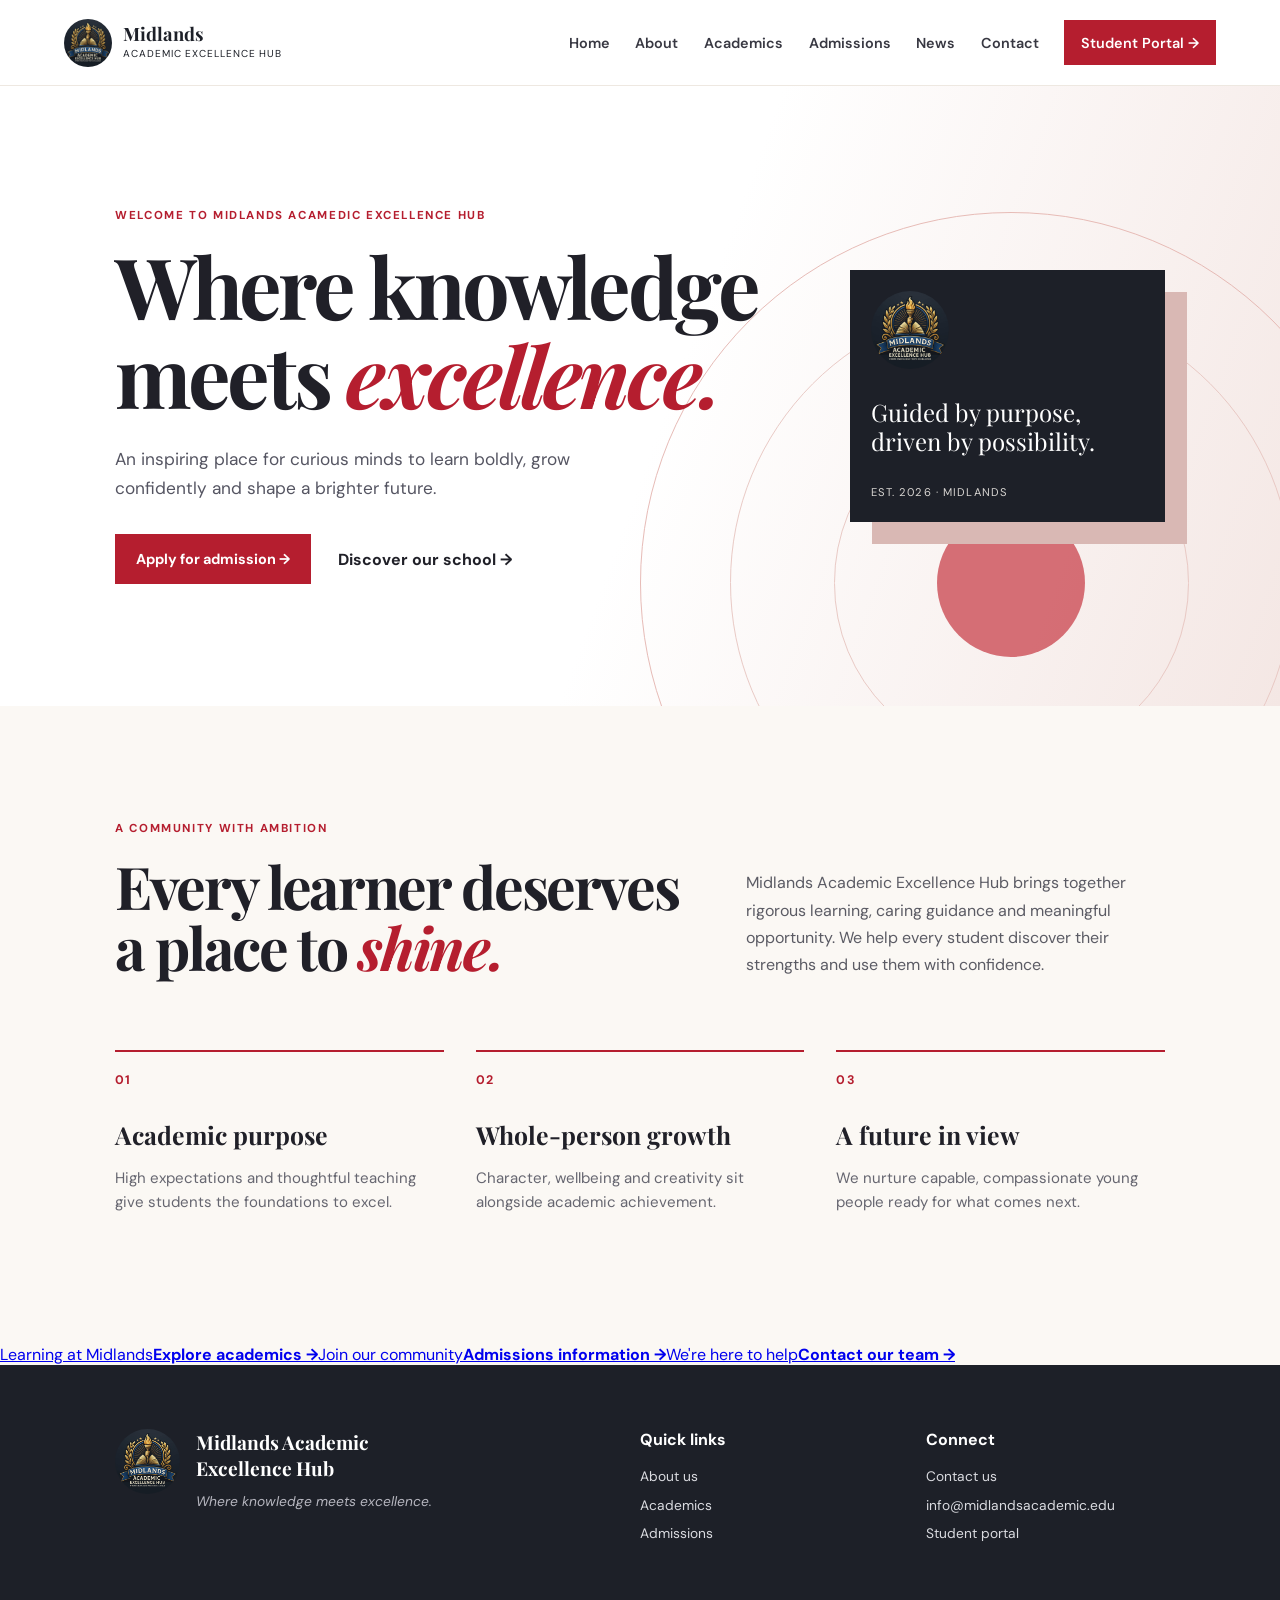
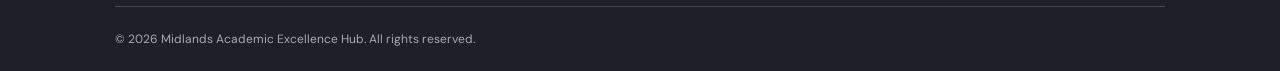
<file: index.html>
<!doctype html>
<html lang="en">

<head>
    <meta charset="UTF-8">
    <meta name="viewport" content="width=device-width,initial-scale=1.0">
    <meta name="description" content="Midlands Academic Excellence Hub — Where knowledge meets excellence.">
    <title>Midlands Academic Excellence Hub</title>
    <link rel="preconnect" href="https://fonts.googleapis.com">
    <link rel="preconnect" href="https://fonts.gstatic.com" crossorigin>
    <link
        href="https://fonts.googleapis.com/css2?family=DM+Sans:wght@400;500;600;700&family=Playfair+Display:wght@600;700;800&display=swap"
        rel="stylesheet">
    <link rel="stylesheet" href="styles.css">
</head>

<body><a class="skip-link" href="#main">Skip to content</a>
    <header class="site-header"><a class="brand" href="index.html"><img src="assets/midlands-logo.jpg"
                alt="Midlands Academic Excellence Hub logo"><span><strong>Midlands</strong><small>Academic Excellence
                    Hub</small></span></a><button class="menu-toggle" aria-expanded="false"
            aria-controls="site-nav">Menu</button>
        <nav id="site-nav" aria-label="Main navigation"><a class="active" href="index.html">Home</a><a
                href="about.html">About</a><a href="academics.html">Academics</a><a
                href="admissions.html">Admissions</a><a href="news.html">News</a><a href="contact.html">Contact</a><a
                class="portal-link" href="portal.html">Student Portal →</a></nav>
    </header>
    <main id="main">
        <section class="hero">
            <div class="hero-copy">
                <p class="eyebrow">Welcome to Midlands Acamedic excellence Hub</p>
                <h1>Where knowledge<br>meets <em>excellence.</em></h1>
                <p class="lead">An inspiring place for curious minds to learn boldly, grow confidently and shape a
                    brighter future.</p>
                <div class="actions"><a class="button button-primary" href="admissions.html">Apply for admission →</a><a
                        class="text-link" href="about.html">Discover our school →</a></div>
            </div>
            <aside class="hero-card"><img src="assets/midlands-logo.jpg" alt="">
                <p>Guided by purpose,<br>driven by possibility.</p><span>Est. 2026 · Midlands</span>
            </aside>
            <div class="hero-art" aria-hidden="true">
                <div></div>
                <div></div>
                <div></div>
            </div>
        </section>
        <section class="intro section">
            <p class="eyebrow">A community with ambition</p>
            <div class="split-heading">
                <h2>Every learner deserves a place to <em>shine.</em></h2>
                <p>Midlands Academic Excellence Hub brings together rigorous learning, caring guidance and meaningful
                    opportunity. We help every student discover their strengths and use them with confidence.</p>
            </div>
            <div class="values">
                <article><span class="number">01</span>
                    <h3>Academic purpose</h3>
                    <p>High expectations and thoughtful teaching give students the foundations to excel.</p>
                </article>
                <article><span class="number">02</span>
                    <h3>Whole-person growth</h3>
                    <p>Character, wellbeing and creativity sit alongside academic achievement.</p>
                </article>
                <article><span class="number">03</span>
                    <h3>A future in view</h3>
                    <p>We nurture capable, compassionate young people ready for what comes next.</p>
                </article>
            </div>
        </section>
        <section class="home-links"><a href="academics.html"><span>Learning at Midlands</span><strong>Explore academics
                    →</strong></a><a href="admissions.html"><span>Join our community</span><strong>Admissions
                    information →</strong></a><a href="contact.html"><span>We're here to help</span><strong>Contact our
                    team →</strong></a></section>
    </main>
    <footer>
        <div class="footer-brand"><img src="assets/midlands-logo.jpg" alt="">
            <p><strong>Midlands Academic<br>Excellence Hub</strong><span>Where knowledge meets excellence.</span></p>
        </div>
        <div>
            <p class="footer-title">Quick links</p><a href="about.html">About us</a><a
                href="academics.html">Academics</a><a href="admissions.html">Admissions</a>
        </div>
        <div>
            <p class="footer-title">Connect</p><a href="contact.html">Contact us</a><a
                href="mailto:info@midlandsacademic.edu">info@midlandsacademic.edu</a><a href="portal.html">Student
                portal</a>
        </div>
        <p class="copyright">© 2026 Midlands Academic Excellence Hub. All rights reserved.</p>
    </footer>
    <script src="script.js"></script>
</body>

</html>
</file>
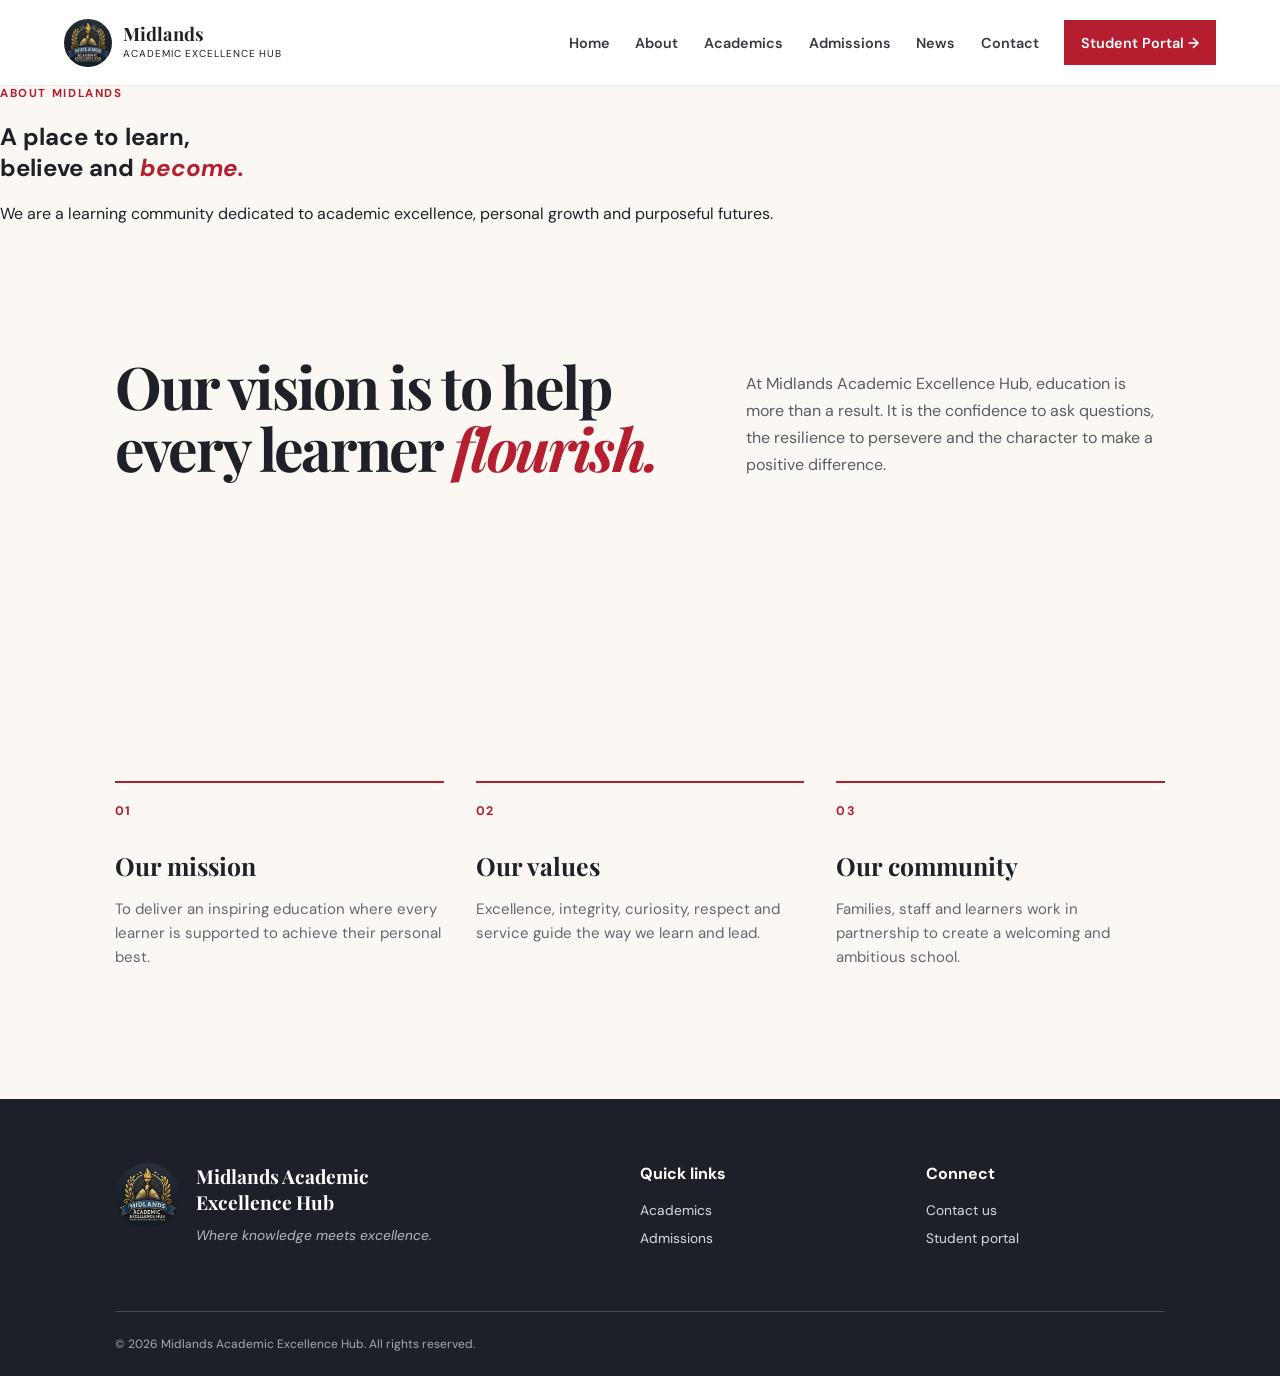
<file: about.html>
<!doctype html>
<html lang="en">

<head>
    <meta charset="UTF-8">
    <meta name="viewport" content="width=device-width,initial-scale=1.0">
    <title>About Us | Midlands Academic Excellence Hub</title>
    <link rel="preconnect" href="https://fonts.googleapis.com">
    <link rel="preconnect" href="https://fonts.gstatic.com" crossorigin>
    <link
        href="https://fonts.googleapis.com/css2?family=DM+Sans:wght@400;500;600;700&family=Playfair+Display:wght@600;700;800&display=swap"
        rel="stylesheet">
    <link rel="stylesheet" href="styles.css">
</head>

<body>
    <header class="site-header"><a class="brand" href="index.html"><img src="assets/midlands-logo.jpg"
                alt="Midlands logo"><span><strong>Midlands</strong><small>Academic Excellence
                    Hub</small></span></a><button class="menu-toggle" aria-expanded="false"
            aria-controls="site-nav">Menu</button>
        <nav id="site-nav"><a href="index.html">Home</a><a class="active" href="about.html">About</a><a
                href="academics.html">Academics</a><a href="admissions.html">Admissions</a><a
                href="news.html">News</a><a href="contact.html">Contact</a><a class="portal-link"
                href="portal.html">Student Portal →</a></nav>
    </header>
    <main>
        <section class="page-hero">
            <p class="eyebrow">About Midlands</p>
            <h1>A place to learn,<br>believe and <em>become.</em></h1>
            <p>We are a learning community dedicated to academic excellence, personal growth and purposeful futures.</p>
        </section>
        <section class="section split-heading">
            <h2>Our vision is to help every learner <em>flourish.</em></h2>
            <p>At Midlands Academic Excellence Hub, education is more than a result. It is the confidence to ask
                questions, the resilience to persevere and the character to make a positive difference.</p>
        </section>
        <section class="section values">
            <article><span class="number">01</span>
                <h3>Our mission</h3>
                <p>To deliver an inspiring education where every learner is supported to achieve their personal best.
                </p>
            </article>
            <article><span class="number">02</span>
                <h3>Our values</h3>
                <p>Excellence, integrity, curiosity, respect and service guide the way we learn and lead.</p>
            </article>
            <article><span class="number">03</span>
                <h3>Our community</h3>
                <p>Families, staff and learners work in partnership to create a welcoming and ambitious school.</p>
            </article>
        </section>
    </main>
    <footer>
        <div class="footer-brand"><img src="assets/midlands-logo.jpg" alt="">
            <p><strong>Midlands Academic<br>Excellence Hub</strong><span>Where knowledge meets excellence.</span></p>
        </div>
        <div>
            <p class="footer-title">Quick links</p><a href="academics.html">Academics</a><a
                href="admissions.html">Admissions</a>
        </div>
        <div>
            <p class="footer-title">Connect</p><a href="contact.html">Contact us</a><a href="portal.html">Student
                portal</a>
        </div>
        <p class="copyright">© 2026 Midlands Academic Excellence Hub. All rights reserved.</p>
    </footer>
    <script src="script.js"></script>
</body>

</html>
</file>
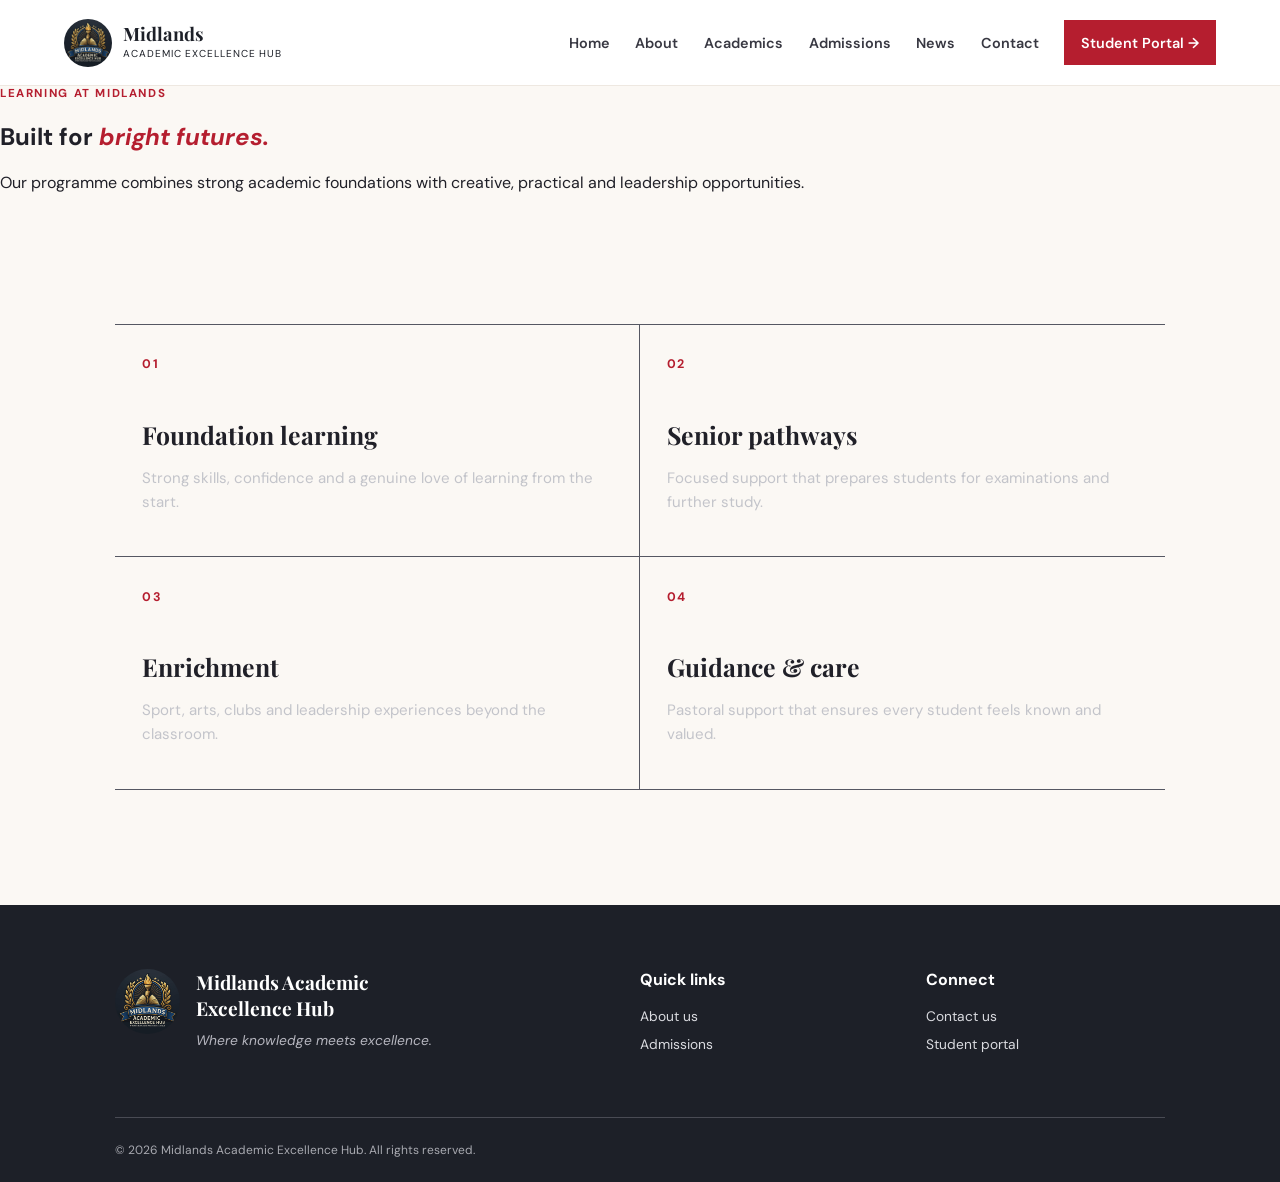
<file: academics.html>
<!doctype html>
<html lang="en">

<head>
    <meta charset="UTF-8">
    <meta name="viewport" content="width=device-width,initial-scale=1.0">
    <title>Academics | Midlands Academic Excellence Hub</title>
    <link rel="preconnect" href="https://fonts.googleapis.com">
    <link rel="preconnect" href="https://fonts.gstatic.com" crossorigin>
    <link
        href="https://fonts.googleapis.com/css2?family=DM+Sans:wght@400;500;600;700&family=Playfair+Display:wght@600;700;800&display=swap"
        rel="stylesheet">
    <link rel="stylesheet" href="styles.css">
</head>

<body>
    <header class="site-header"><a class="brand" href="index.html"><img src="assets/midlands-logo.jpg"
                alt="Midlands logo"><span><strong>Midlands</strong><small>Academic Excellence
                    Hub</small></span></a><button class="menu-toggle" aria-expanded="false"
            aria-controls="site-nav">Menu</button>
        <nav id="site-nav"><a href="index.html">Home</a><a href="about.html">About</a><a class="active"
                href="academics.html">Academics</a><a href="admissions.html">Admissions</a><a
                href="news.html">News</a><a href="contact.html">Contact</a><a class="portal-link"
                href="portal.html">Student Portal →</a></nav>
    </header>
    <main>
        <section class="page-hero dark">
            <p class="eyebrow">Learning at Midlands</p>
            <h1>Built for <em>bright futures.</em></h1>
            <p>Our programme combines strong academic foundations with creative, practical and leadership opportunities.
            </p>
        </section>
        <section class="section">
            <div class="programme-grid light-grid">
                <article><span>01</span>
                    <h3>Foundation learning</h3>
                    <p>Strong skills, confidence and a genuine love of learning from the start.</p>
                </article>
                <article><span>02</span>
                    <h3>Senior pathways</h3>
                    <p>Focused support that prepares students for examinations and further study.</p>
                </article>
                <article><span>03</span>
                    <h3>Enrichment</h3>
                    <p>Sport, arts, clubs and leadership experiences beyond the classroom.</p>
                </article>
                <article><span>04</span>
                    <h3>Guidance & care</h3>
                    <p>Pastoral support that ensures every student feels known and valued.</p>
                </article>
            </div>
        </section>
    </main>
    <footer>
        <div class="footer-brand"><img src="assets/midlands-logo.jpg" alt="">
            <p><strong>Midlands Academic<br>Excellence Hub</strong><span>Where knowledge meets excellence.</span></p>
        </div>
        <div>
            <p class="footer-title">Quick links</p><a href="about.html">About us</a><a
                href="admissions.html">Admissions</a>
        </div>
        <div>
            <p class="footer-title">Connect</p><a href="contact.html">Contact us</a><a href="portal.html">Student
                portal</a>
        </div>
        <p class="copyright">© 2026 Midlands Academic Excellence Hub. All rights reserved.</p>
    </footer>
    <script src="script.js"></script>
</body>

</html>
</file>
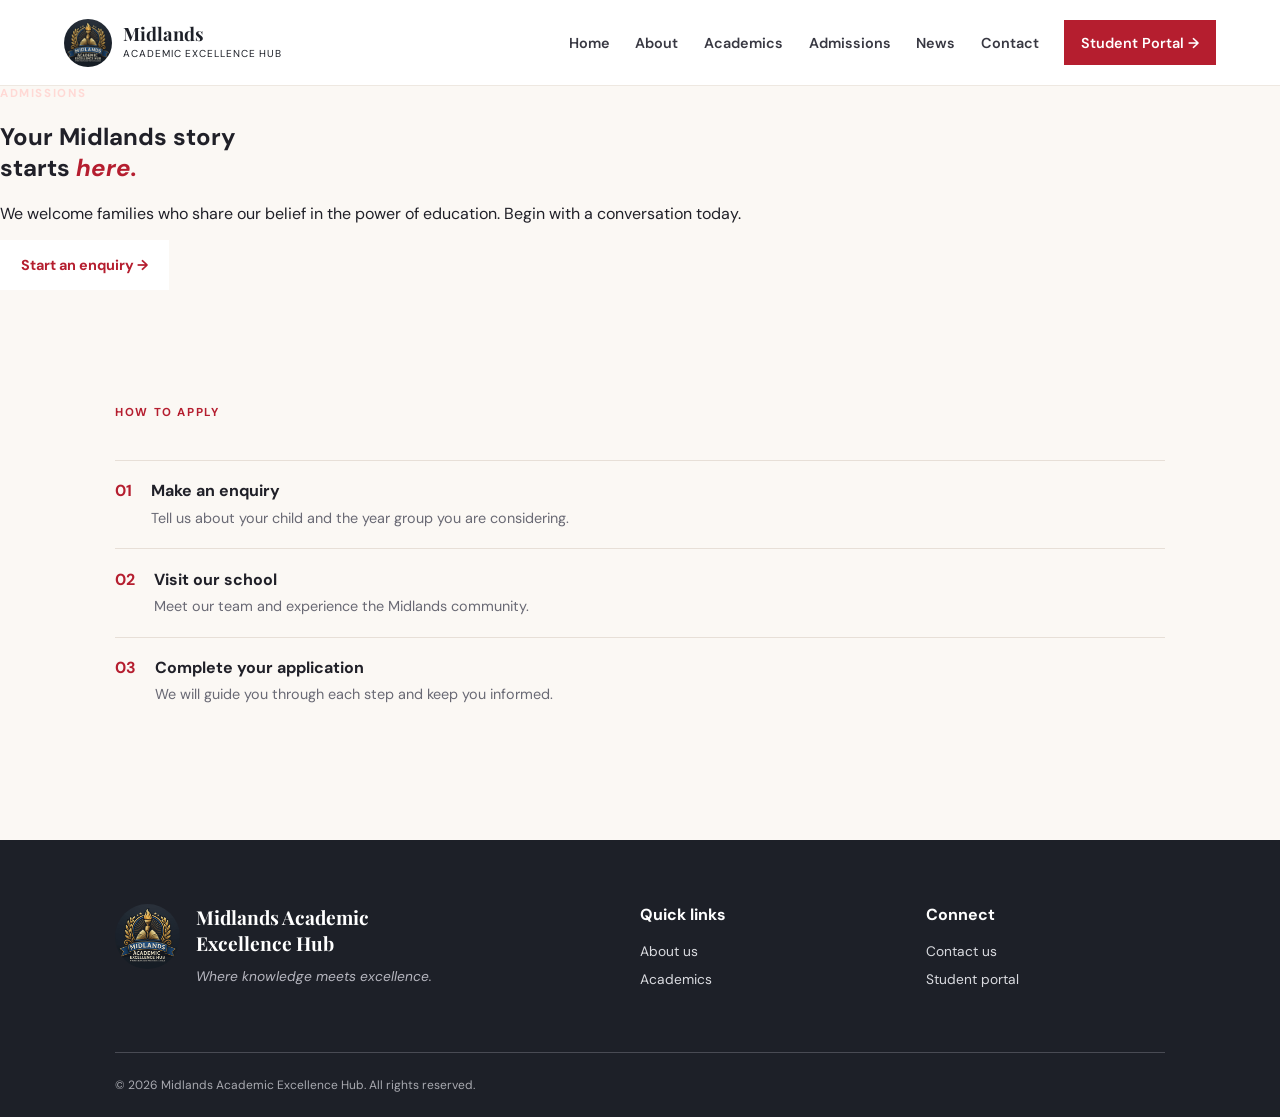
<file: admissions.html>
<!doctype html>
<html lang="en">

<head>
    <meta charset="UTF-8">
    <meta name="viewport" content="width=device-width,initial-scale=1.0">
    <title>Admissions | Midlands Academic Excellence Hub</title>
    <link rel="preconnect" href="https://fonts.googleapis.com">
    <link rel="preconnect" href="https://fonts.gstatic.com" crossorigin>
    <link
        href="https://fonts.googleapis.com/css2?family=DM+Sans:wght@400;500;600;700&family=Playfair+Display:wght@600;700;800&display=swap"
        rel="stylesheet">
    <link rel="stylesheet" href="styles.css">
</head>

<body>
    <header class="site-header"><a class="brand" href="index.html"><img src="assets/midlands-logo.jpg"
                alt="Midlands logo"><span><strong>Midlands</strong><small>Academic Excellence
                    Hub</small></span></a><button class="menu-toggle" aria-expanded="false"
            aria-controls="site-nav">Menu</button>
        <nav id="site-nav"><a href="index.html">Home</a><a href="about.html">About</a><a
                href="academics.html">Academics</a><a class="active" href="admissions.html">Admissions</a><a
                href="news.html">News</a><a href="contact.html">Contact</a><a class="portal-link"
                href="portal.html">Student Portal →</a></nav>
    </header>
    <main>
        <section class="page-hero red-page">
            <p class="eyebrow light">Admissions</p>
            <h1>Your Midlands story<br>starts <em>here.</em></h1>
            <p>We welcome families who share our belief in the power of education. Begin with a conversation today.</p>
            <a class="button button-light" href="contact.html">Start an enquiry →</a>
        </section>
        <section class="section steps">
            <p class="eyebrow">How to apply</p>
            <ol>
                <li><span>01</span>
                    <div>
                        <h3>Make an enquiry</h3>
                        <p>Tell us about your child and the year group you are considering.</p>
                    </div>
                </li>
                <li><span>02</span>
                    <div>
                        <h3>Visit our school</h3>
                        <p>Meet our team and experience the Midlands community.</p>
                    </div>
                </li>
                <li><span>03</span>
                    <div>
                        <h3>Complete your application</h3>
                        <p>We will guide you through each step and keep you informed.</p>
                    </div>
                </li>
            </ol>
        </section>
    </main>
    <footer>
        <div class="footer-brand"><img src="assets/midlands-logo.jpg" alt="">
            <p><strong>Midlands Academic<br>Excellence Hub</strong><span>Where knowledge meets excellence.</span></p>
        </div>
        <div>
            <p class="footer-title">Quick links</p><a href="about.html">About us</a><a
                href="academics.html">Academics</a>
        </div>
        <div>
            <p class="footer-title">Connect</p><a href="contact.html">Contact us</a><a href="portal.html">Student
                portal</a>
        </div>
        <p class="copyright">© 2026 Midlands Academic Excellence Hub. All rights reserved.</p>
    </footer>
    <script src="script.js"></script>
</body>

</html>
</file>
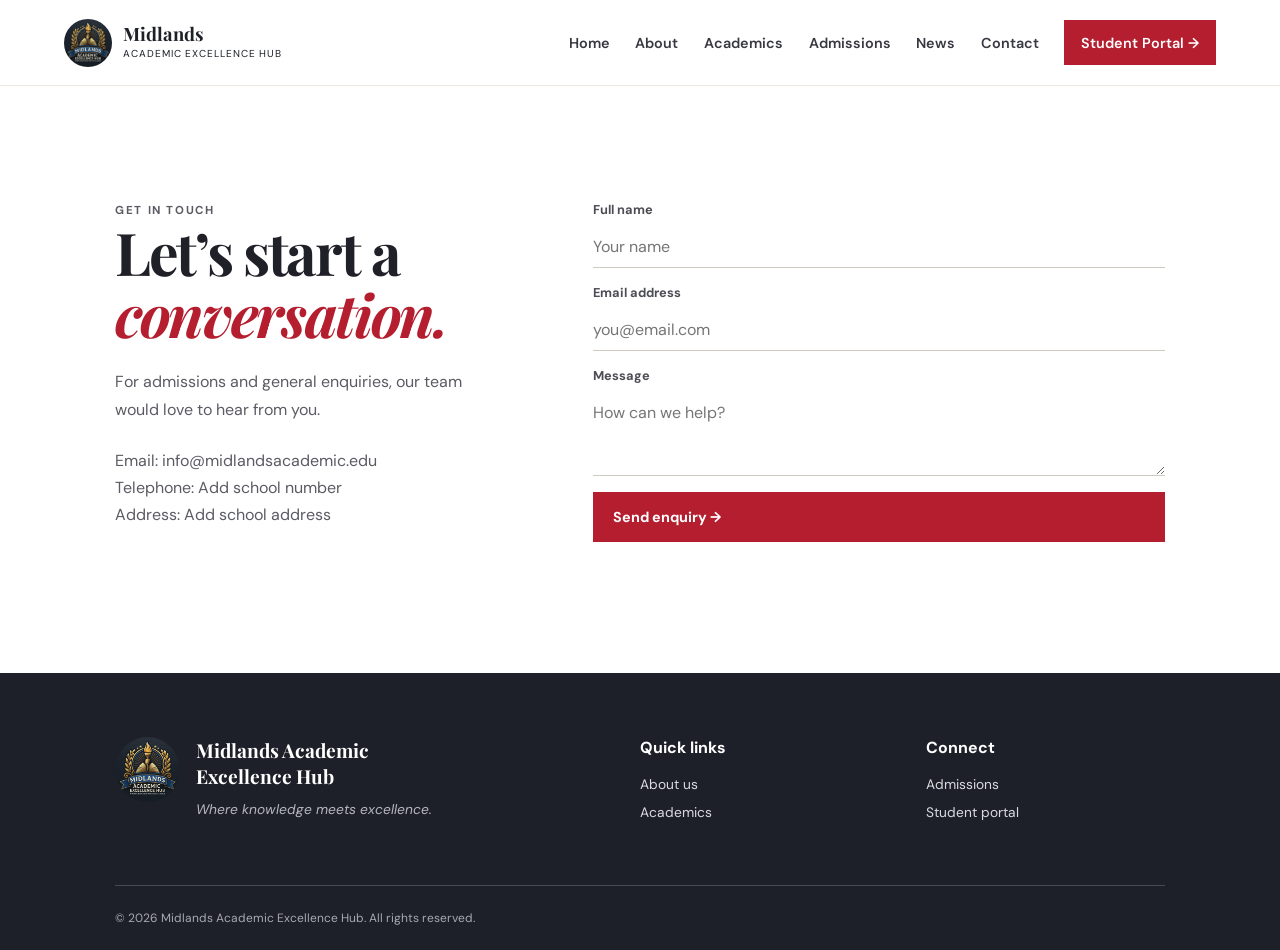
<file: contact.html>
<!doctype html>
<html lang="en">

<head>
    <meta charset="UTF-8">
    <meta name="viewport" content="width=device-width,initial-scale=1.0">
    <title>Contact Us | Midlands Academic Excellence Hub</title>
    <link rel="preconnect" href="https://fonts.googleapis.com">
    <link rel="preconnect" href="https://fonts.gstatic.com" crossorigin>
    <link
        href="https://fonts.googleapis.com/css2?family=DM+Sans:wght@400;500;600;700&family=Playfair+Display:wght@600;700;800&display=swap"
        rel="stylesheet">
    <link rel="stylesheet" href="styles.css">
</head>

<body>
    <header class="site-header"><a class="brand" href="index.html"><img src="assets/midlands-logo.jpg"
                alt="Midlands logo"><span><strong>Midlands</strong><small>Academic Excellence
                    Hub</small></span></a><button class="menu-toggle" aria-expanded="false"
            aria-controls="site-nav">Menu</button>
        <nav id="site-nav"><a href="index.html">Home</a><a href="about.html">About</a><a
                href="academics.html">Academics</a><a href="admissions.html">Admissions</a><a
                href="news.html">News</a><a class="active" href="contact.html">Contact</a><a class="portal-link"
                href="portal.html">Student Portal →</a></nav>
    </header>
    <main>
        <section class="contact section">
            <div>
                <p class="eyebrow">Get in touch</p>
                <h2>Let’s start a<br><em>conversation.</em></h2>
                <p>For admissions and general enquiries, our team would love to hear from you.</p>
                <p class="contact-detail">Email: info@midlandsacademic.edu<br>Telephone: Add school number<br>Address:
                    Add school address</p>
            </div>
            <form id="enquiry-form"><label>Full name<input required name="name" autocomplete="name"
                        placeholder="Your name"></label><label>Email address<input required type="email" name="email"
                        autocomplete="email" placeholder="you@email.com"></label><label>Message<textarea required
                        name="message" rows="3" placeholder="How can we help?"></textarea></label><button
                    class="button button-primary" type="submit">Send enquiry →</button>
                <p class="form-message" aria-live="polite"></p>
            </form>
        </section>
    </main>
    <footer>
        <div class="footer-brand"><img src="assets/midlands-logo.jpg" alt="">
            <p><strong>Midlands Academic<br>Excellence Hub</strong><span>Where knowledge meets excellence.</span></p>
        </div>
        <div>
            <p class="footer-title">Quick links</p><a href="about.html">About us</a><a
                href="academics.html">Academics</a>
        </div>
        <div>
            <p class="footer-title">Connect</p><a href="admissions.html">Admissions</a><a href="portal.html">Student
                portal</a>
        </div>
        <p class="copyright">© 2026 Midlands Academic Excellence Hub. All rights reserved.</p>
    </footer>
    <script src="script.js"></script>
</body>

</html>
</file>
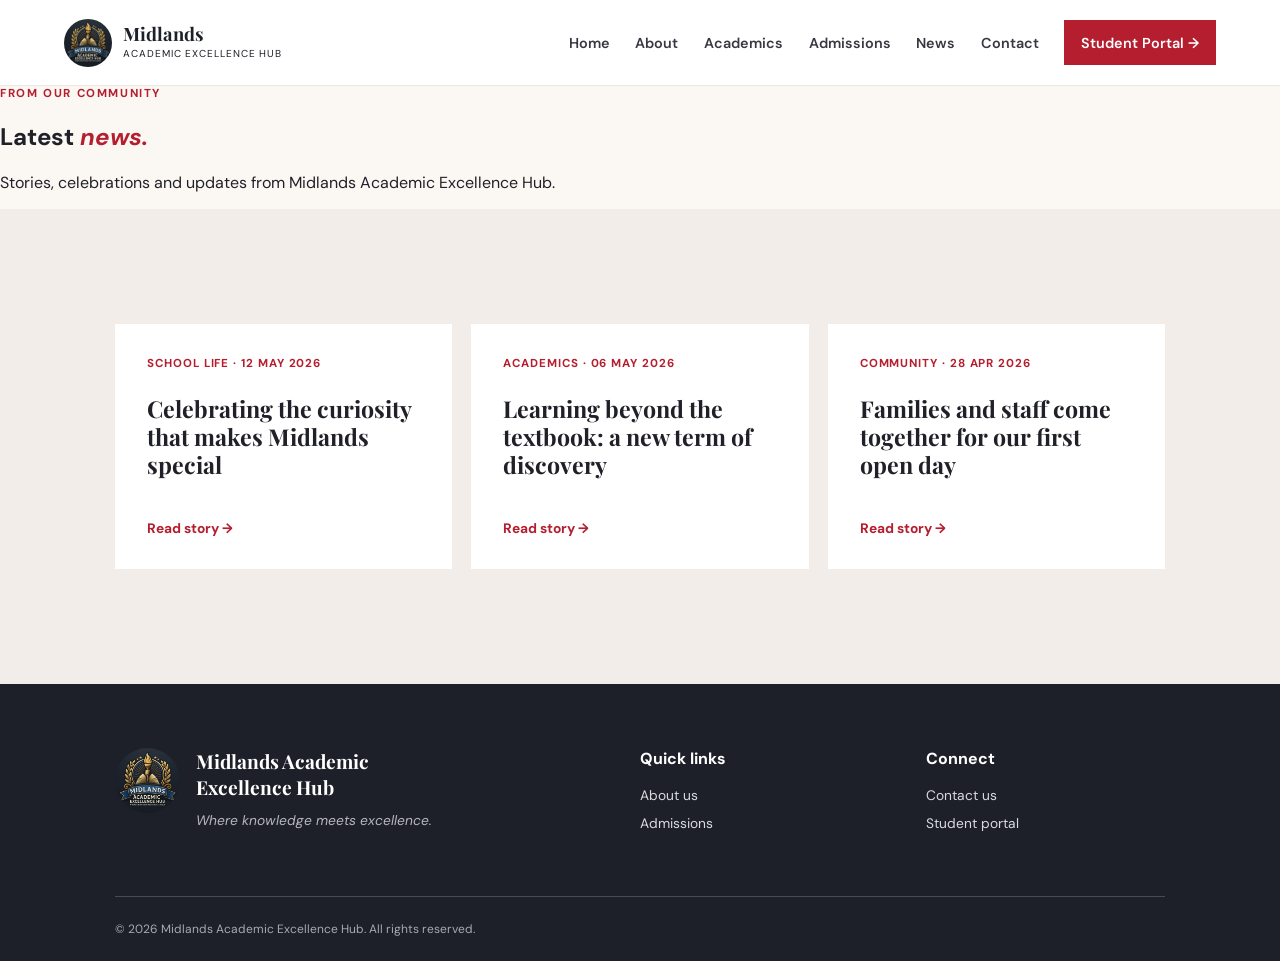
<file: news.html>
<!doctype html>
<html lang="en">

<head>
    <meta charset="UTF-8">
    <meta name="viewport" content="width=device-width,initial-scale=1.0">
    <title>News | Midlands Academic Excellence Hub</title>
    <link rel="preconnect" href="https://fonts.googleapis.com">
    <link rel="preconnect" href="https://fonts.gstatic.com" crossorigin>
    <link
        href="https://fonts.googleapis.com/css2?family=DM+Sans:wght@400;500;600;700&family=Playfair+Display:wght@600;700;800&display=swap"
        rel="stylesheet">
    <link rel="stylesheet" href="styles.css">
</head>

<body>
    <header class="site-header"><a class="brand" href="index.html"><img src="assets/midlands-logo.jpg"
                alt="Midlands logo"><span><strong>Midlands</strong><small>Academic Excellence
                    Hub</small></span></a><button class="menu-toggle" aria-expanded="false"
            aria-controls="site-nav">Menu</button>
        <nav id="site-nav"><a href="index.html">Home</a><a href="about.html">About</a><a
                href="academics.html">Academics</a><a href="admissions.html">Admissions</a><a class="active"
                href="news.html">News</a><a href="contact.html">Contact</a><a class="portal-link"
                href="portal.html">Student Portal →</a></nav>
    </header>
    <main>
        <section class="page-hero">
            <p class="eyebrow">From our community</p>
            <h1>Latest <em>news.</em></h1>
            <p>Stories, celebrations and updates from Midlands Academic Excellence Hub.</p>
        </section>
        <section class="news section">
            <div class="news-grid">
                <article>
                    <p>School Life · 12 May 2026</p>
                    <h3>Celebrating the curiosity that makes Midlands special</h3><a href="contact.html">Read story
                        →</a>
                </article>
                <article>
                    <p>Academics · 06 May 2026</p>
                    <h3>Learning beyond the textbook: a new term of discovery</h3><a href="contact.html">Read story
                        →</a>
                </article>
                <article>
                    <p>Community · 28 Apr 2026</p>
                    <h3>Families and staff come together for our first open day</h3><a href="contact.html">Read story
                        →</a>
                </article>
            </div>
        </section>
    </main>
    <footer>
        <div class="footer-brand"><img src="assets/midlands-logo.jpg" alt="">
            <p><strong>Midlands Academic<br>Excellence Hub</strong><span>Where knowledge meets excellence.</span></p>
        </div>
        <div>
            <p class="footer-title">Quick links</p><a href="about.html">About us</a><a
                href="admissions.html">Admissions</a>
        </div>
        <div>
            <p class="footer-title">Connect</p><a href="contact.html">Contact us</a><a href="portal.html">Student
                portal</a>
        </div>
        <p class="copyright">© 2026 Midlands Academic Excellence Hub. All rights reserved.</p>
    </footer>
    <script src="script.js"></script>
</body>

</html>
</file>
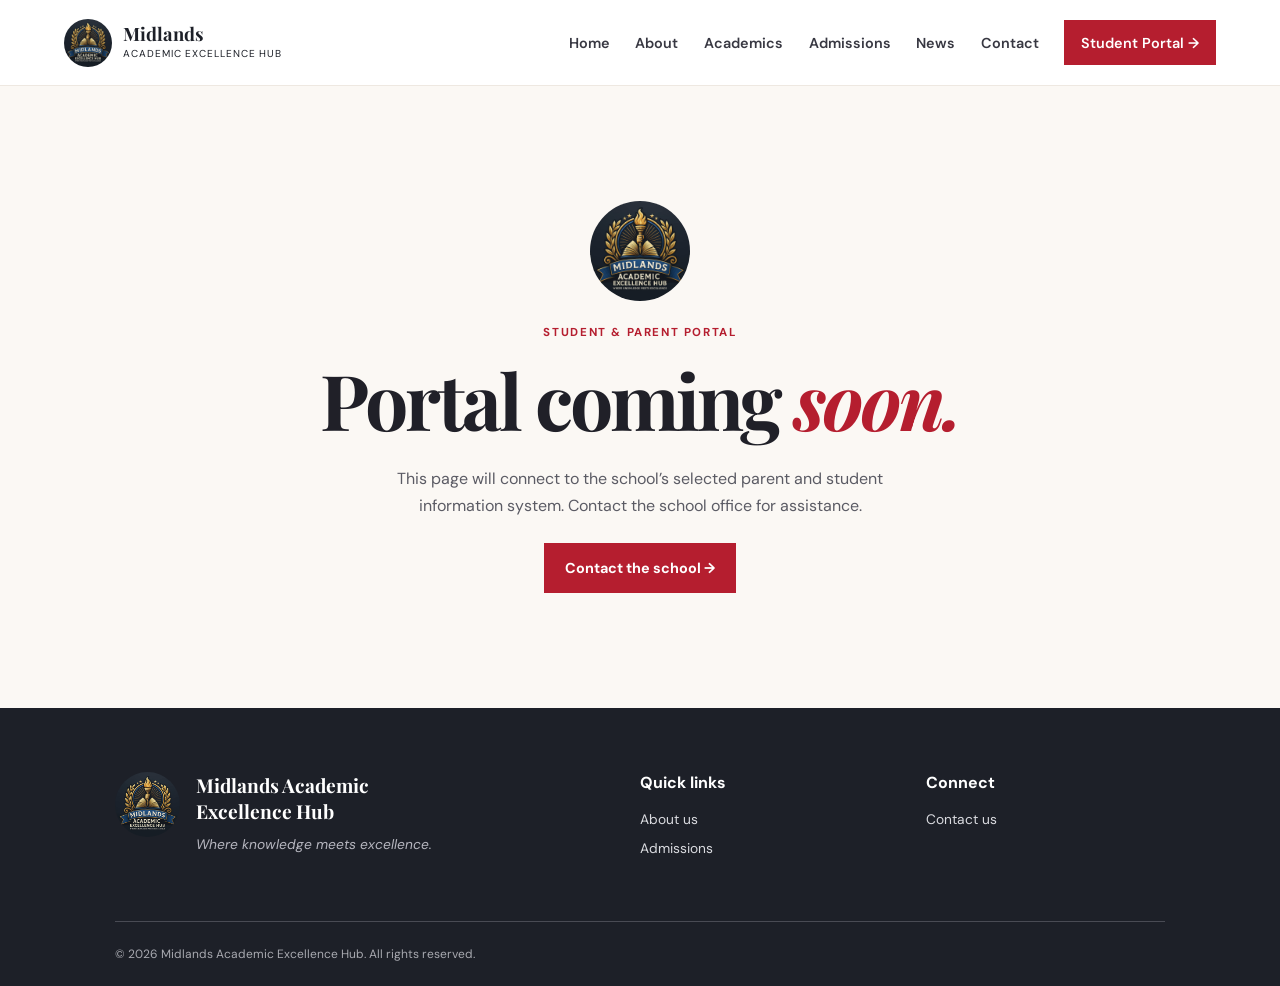
<file: portal.html>
<!doctype html>
<html lang="en">

<head>
    <meta charset="UTF-8">
    <meta name="viewport" content="width=device-width,initial-scale=1.0">
    <title>Student Portal | Midlands Academic Excellence Hub</title>
    <link rel="preconnect" href="https://fonts.googleapis.com">
    <link rel="preconnect" href="https://fonts.gstatic.com" crossorigin>
    <link
        href="https://fonts.googleapis.com/css2?family=DM+Sans:wght@400;500;600;700&family=Playfair+Display:wght@600;700;800&display=swap"
        rel="stylesheet">
    <link rel="stylesheet" href="styles.css">
    <link rel="stylesheet" href="pages.css">
</head>

<body>
    <header class="site-header"><a class="brand" href="index.html"><img src="assets/midlands-logo.jpg"
                alt="Midlands logo"><span><strong>Midlands</strong><small>Academic Excellence
                    Hub</small></span></a><button class="menu-toggle" aria-expanded="false"
            aria-controls="site-nav">Menu</button>
        <nav id="site-nav"><a href="index.html">Home</a><a href="about.html">About</a><a
                href="academics.html">Academics</a><a href="admissions.html">Admissions</a><a
                href="news.html">News</a><a href="contact.html">Contact</a><a class="portal-link active"
                href="portal.html">Student Portal →</a></nav>
    </header>
    <main>
        <section class="portal section"><img src="assets/midlands-logo.jpg" alt="Midlands Academic Excellence Hub logo">
            <p class="eyebrow">Student & Parent Portal</p>
            <h1>Portal coming <em>soon.</em></h1>
            <p>This page will connect to the school’s selected parent and student information system. Contact the school
                office for assistance.</p><a class="button button-primary" href="contact.html">Contact the school →</a>
        </section>
    </main>
    <footer>
        <div class="footer-brand"><img src="assets/midlands-logo.jpg" alt="">
            <p><strong>Midlands Academic<br>Excellence Hub</strong><span>Where knowledge meets excellence.</span></p>
        </div>
        <div>
            <p class="footer-title">Quick links</p><a href="about.html">About us</a><a
                href="admissions.html">Admissions</a>
        </div>
        <div>
            <p class="footer-title">Connect</p><a href="contact.html">Contact us</a>
        </div>
        <p class="copyright">© 2026 Midlands Academic Excellence Hub. All rights reserved.</p>
    </footer>
    <script src="script.js"></script>
</body>

</html>
</file>
<file: styles.css>
:root {
    --red: #b51e2f;
    --deep: #1d2028;
    --ink: #202028;
    --cream: #fbf8f4;
    --line: #e7dfd7
}

* {
    box-sizing: border-box
}

html {
    scroll-behavior: smooth
}

body {
    margin: 0;
    color: var(--ink);
    background: var(--cream);
    font-family: "DM Sans", sans-serif
}

.skip-link {
    position: absolute;
    left: -999px
}

.skip-link:focus {
    left: 1rem;
    top: 1rem;
    z-index: 3;
    background: #fff;
    padding: .8rem
}

.site-header {
    height: 86px;
    display: flex;
    align-items: center;
    justify-content: space-between;
    padding: 0 clamp(1.3rem, 5vw, 5rem);
    border-bottom: 1px solid #eee8e1;
    background: #fff;
    position: sticky;
    top: 0;
    z-index: 10
}

.brand {
    display: flex;
    align-items: center;
    gap: .7rem;
    color: var(--deep);
    text-decoration: none;
    line-height: 1
}

.brand img {
    width: 48px;
    height: 48px;
    border-radius: 50%;
    object-fit: cover
}

.brand strong {
    display: block;
    font-family: "Playfair Display", serif;
    font-size: 1.15rem
}

.brand small {
    font-size: .63rem;
    text-transform: uppercase;
    letter-spacing: .09em
}

nav {
    display: flex;
    align-items: center;
    gap: clamp(.8rem, 2vw, 2rem)
}

nav a {
    color: #383842;
    text-decoration: none;
    font-size: .9rem;
    font-weight: 600
}

.portal-link {
    background: var(--red);
    padding: .85rem 1.05rem;
    color: white !important
}

.menu-toggle {
    display: none;
    border: 0;
    background: none;
    font: inherit;
    font-weight: 700
}

.hero {
    min-height: 620px;
    padding: clamp(4rem, 8vw, 8rem) clamp(1.3rem, 9vw, 9rem);
    overflow: hidden;
    position: relative;
    background: linear-gradient(110deg, #fff 0%, #fff 52%, #f4e7e4 100%);
    display: grid;
    grid-template-columns: 1.25fr .75fr;
    align-items: center
}

.hero-copy {
    position: relative;
    z-index: 2
}

.eyebrow {
    color: var(--red);
    text-transform: uppercase;
    letter-spacing: .14em;
    font-size: .72rem;
    font-weight: 700;
    margin: 0 0 1.15rem
}

.hero h1,
h2 {
    font-family: "Playfair Display", serif;
    line-height: 1.05;
    margin: 0;
    letter-spacing: -.04em
}

.hero h1 {
    font-size: clamp(3.2rem, 6.6vw, 6.7rem);
    max-width: 750px
}

em {
    color: var(--red);
    font-style: italic
}

.lead {
    font-size: 1.08rem;
    line-height: 1.65;
    max-width: 520px;
    color: #555562;
    margin: 1.7rem 0 2rem
}

.actions {
    display: flex;
    align-items: center;
    gap: 1.7rem;
    flex-wrap: wrap
}

.button {
    display: inline-flex;
    align-items: center;
    gap: 1.8rem;
    padding: 1rem 1.3rem;
    border: 0;
    text-decoration: none;
    font: 700 .9rem "DM Sans";
    cursor: pointer
}

.button-primary {
    background: var(--red);
    color: #fff
}

.button-light {
    background: #fff;
    color: var(--red)
}

.text-link {
    font-weight: 700;
    color: var(--ink);
    text-decoration: none
}

.text-link span {
    margin-left: .4rem;
    font-size: 1.1em
}

.red {
    color: var(--red)
}

.hero-card {
    z-index: 2;
    justify-self: end;
    width: min(315px, 100%);
    padding: 1.3rem;
    background: var(--deep);
    color: #fff;
    box-shadow: 22px 22px 0 #d9b8b4
}

.hero-card img {
    width: 78px;
    height: 78px;
    object-fit: cover;
    border-radius: 50%
}

.hero-card p {
    font-family: "Playfair Display", serif;
    font-size: 1.5rem;
    line-height: 1.2;
    margin: 1.5rem 0
}

.hero-card span {
    font-size: .7rem;
    letter-spacing: .1em;
    text-transform: uppercase;
    color: #d7d4d1
}

.hero-art {
    position: absolute;
    right: -8%;
    bottom: -40%;
    width: 58vw;
    height: 58vw;
    border: 1px solid #e5b5b0;
    border-radius: 50%;
    opacity: .9
}

.hero-art div {
    position: absolute;
    border: 1px solid #e8c6c1;
    border-radius: 50%;
    inset: 12%
}

.hero-art div:nth-child(2) {
    inset: 26%
}

.hero-art div:nth-child(3) {
    inset: 40%;
    background: #d26068;
    border: 0
}

.section {
    padding: clamp(4.5rem, 9vw, 8rem) clamp(1.3rem, 9vw, 9rem)
}

.split-heading {
    display: grid;
    grid-template-columns: 1.15fr .85fr;
    gap: 4rem;
    align-items: end
}

.split-heading h2,
h2 {
    font-size: clamp(2.35rem, 4.6vw, 4.7rem)
}

.split-heading p,
.section-copy,
.contact p {
    line-height: 1.7;
    color: #5b5b64;
    margin: 0
}

.values {
    display: grid;
    grid-template-columns: repeat(3, 1fr);
    gap: 2rem;
    margin-top: 4.5rem
}

.values article {
    border-top: 2px solid var(--red);
    padding-top: 1rem
}

.number,
.programme-grid span {
    color: var(--red);
    font-size: .78rem;
    font-weight: 700;
    letter-spacing: .1em
}

.values h3,
.programme-grid h3 {
    font-family: "Playfair Display", serif;
    font-size: 1.55rem;
    margin: 1.8rem 0 .7rem
}

.values p,
.programme-grid p {
    color: #666670;
    line-height: 1.6;
    font-size: .94rem
}

.academics {
    background: var(--deep);
    color: #fff;
    display: grid;
    grid-template-columns: .82fr 1.18fr;
    gap: 5rem
}

.academics .section-copy {
    color: #c9c9cf;
    max-width: 370px;
    margin: 1.4rem 0 1.8rem
}

.programme-grid {
    display: grid;
    grid-template-columns: repeat(2, 1fr);
    border-top: 1px solid #555762
}

.programme-grid article {
    padding: 1.7rem;
    border-right: 1px solid #555762;
    border-bottom: 1px solid #555762
}

.programme-grid article:nth-child(even) {
    border-right: 0
}

.programme-grid h3 {
    margin: 2.8rem 0 .5rem
}

.programme-grid p {
    color: #c3c4ca
}

.admissions {
    display: grid;
    grid-template-columns: 1fr 1fr;
    padding: 0;
    background: #fff
}

.admissions-panel {
    background: var(--red);
    color: #fff;
    padding: clamp(4.5rem, 9vw, 8rem) clamp(1.3rem, 9vw, 9rem)
}

.light {
    color: #ffd9d5
}

.admissions-panel em {
    color: #fff
}

.admissions-panel>p:not(.eyebrow) {
    max-width: 420px;
    line-height: 1.7;
    color: #ffe9e7;
    margin: 1.4rem 0 2rem
}

.steps {
    padding: clamp(4.5rem, 9vw, 8rem) clamp(1.3rem, 9vw, 9rem)
}

ol {
    list-style: none;
    padding: 0;
    margin: 2.5rem 0 0
}

li {
    display: flex;
    gap: 1.2rem;
    padding: 1.2rem 0;
    border-top: 1px solid var(--line)
}

li span {
    font-weight: 700;
    color: var(--red)
}

li h3 {
    margin: 0 0 .4rem;
    font-size: 1rem
}

li p {
    margin: 0;
    color: #696974;
    line-height: 1.5;
    font-size: .9rem
}

.news {
    background: #f2ede8
}

.news-heading {
    display: flex;
    justify-content: space-between;
    align-items: end;
    margin-bottom: 3rem
}

.news-grid {
    display: grid;
    grid-template-columns: repeat(3, 1fr);
    gap: 1.2rem
}

.news-grid article {
    background: #fff;
    padding: 2rem;
    min-height: 245px;
    display: flex;
    flex-direction: column;
    align-items: flex-start
}

.news-grid p {
    color: var(--red);
    font-size: .72rem;
    font-weight: 700;
    text-transform: uppercase;
    letter-spacing: .08em;
    margin: 0
}

.news-grid h3 {
    font-family: "Playfair Display", serif;
    font-size: 1.45rem;
    line-height: 1.2;
    margin: 1.5rem 0 auto
}

.news-grid a {
    color: var(--red);
    text-decoration: none;
    font-weight: 700;
    font-size: .86rem;
    margin-top: 1.5rem
}

.contact {
    display: grid;
    grid-template-columns: .8fr 1.2fr;
    gap: 6rem;
    background: #fff
}

.contact>div>p:not(.eyebrow) {
    max-width: 350px;
    margin-top: 1.5rem
}

form {
    display: grid;
    gap: 1rem
}

label {
    font-size: .8rem;
    font-weight: 700;
    color: #4d4d55
}

input,
textarea {
    width: 100%;
    display: block;
    margin-top: .45rem;
    border: 0;
    border-bottom: 1px solid #cfc9c3;
    padding: .65rem 0;
    font: 1rem "DM Sans";
    outline-color: var(--red);
    background: transparent
}

textarea {
    resize: vertical
}

.form-message {
    margin: 0;
    color: var(--red);
    font-weight: 700;
    font-size: .85rem
}

footer {
    background: var(--deep);
    color: #fff;
    padding: 4rem clamp(1.3rem, 9vw, 9rem) 1.5rem;
    display: grid;
    grid-template-columns: 2fr 1fr 1fr;
    gap: 3rem
}

.footer-brand {
    display: flex;
    gap: 1rem
}

.footer-brand img {
    width: 65px;
    height: 65px;
    object-fit: cover;
    border-radius: 50%
}

.footer-brand p {
    margin: 0;
    font-family: "Playfair Display", serif;
    font-size: 1.2rem
}

.footer-brand span {
    display: block;
    font: italic .86rem "DM Sans";
    color: #b6b6bf;
    margin-top: .65rem
}

footer>div:not(.footer-brand) {
    display: grid;
    align-content: start;
    gap: .65rem
}

footer a {
    color: #dadbe0;
    text-decoration: none;
    font-size: .86rem
}

.footer-title {
    font-weight: 700;
    color: #fff;
    margin: 0 0 .4rem
}

.copyright {
    grid-column: 1/-1;
    border-top: 1px solid #494b54;
    padding-top: 1.5rem;
    color: #a8a9b0;
    font-size: .75rem;
    margin: 1rem 0 0
}

@media(max-width:760px) {
    .site-header {
        height: 72px
    }

    .menu-toggle {
        display: block
    }

    nav {
        display: none;
        position: absolute;
        left: 0;
        right: 0;
        top: 72px;
        padding: 1.5rem;
        background: #fff;
        box-shadow: 0 8px 12px #0001;
        align-items: stretch;
        flex-direction: column
    }

    .site-header.open nav {
        display: flex
    }

    .hero {
        grid-template-columns: 1fr;
        gap: 3rem;
        min-height: unset
    }

    .hero-card {
        justify-self: start
    }

    .split-heading,
    .academics,
    .contact {
        grid-template-columns: 1fr;
        gap: 2.5rem
    }

    .values,
    .news-grid {
        grid-template-columns: 1fr
    }

    .admissions {
        grid-template-columns: 1fr
    }

    .news-heading {
        align-items: start;
        gap: 1.5rem;
        flex-direction: column
    }

    footer {
        grid-template-columns: 1fr;
        gap: 2rem
    }

    .hero-art {
        width: 90vw;
        height: 90vw;
        right: -35%;
        bottom: -10%
    }
}
</file>
<file: pages.css>
.page-hero {
    padding: clamp(5rem, 11vw, 10rem) clamp(1.3rem, 9vw, 9rem);
    background: #f2ede8
}

.page-hero h1,
.portal h1 {
    font-family: "Playfair Display", serif;
    font-size: clamp(3rem, 6vw, 6rem);
    line-height: 1.05;
    letter-spacing: -.04em;
    margin: 0;
    max-width: 850px
}

.page-hero>p:not(.eyebrow),
.portal>p:not(.eyebrow) {
    max-width: 560px;
    line-height: 1.7;
    color: #5b5b64;
    margin: 1.6rem 0 0
}

.page-hero.dark {
    background: #1d2028;
    color: #fff
}

.page-hero.dark>p:not(.eyebrow) {
    color: #d2d2d8
}

.page-hero.dark em {
    color: #f07c87
}

.red-page {
    background: #b51e2f;
    color: #fff
}

.red-page em {
    color: #fff
}

.red-page>p:not(.eyebrow) {
    color: #ffe9e7;
    margin-bottom: 2rem
}

.active:not(.portal-link) {
    color: #b51e2f
}

.home-links {
    display: grid;
    grid-template-columns: repeat(3, 1fr);
    background: #b51e2f
}

.home-links a {
    min-height: 180px;
    padding: 2.3rem clamp(1.3rem, 4vw, 4rem);
    border-right: 1px solid #df6e77;
    color: #fff;
    text-decoration: none;
    display: flex;
    flex-direction: column;
    justify-content: space-between
}

.home-links span {
    font-size: .82rem;
    text-transform: uppercase;
    letter-spacing: .1em
}

.home-links strong {
    font-family: "Playfair Display", serif;
    font-size: 1.3rem
}

.light-grid {
    border-color: #e7dfd7
}

.light-grid article {
    border-color: #e7dfd7
}

.light-grid h3 {
    color: #202028
}

.light-grid p {
    color: #666670
}

.contact-detail {
    font-size: .9rem
}

.portal {
    text-align: center;
    min-height: 55vh;
    display: flex;
    flex-direction: column;
    align-items: center;
    justify-content: center
}

.portal img {
    width: 100px;
    height: 100px;
    border-radius: 50%;
    object-fit: cover;
    margin-bottom: 1.5rem
}

.portal .button {
    margin-top: 1.5rem
}

@media(max-width:760px) {
    .home-links {
        grid-template-columns: 1fr
    }

    .home-links a {
        min-height: 130px;
        border-bottom: 1px solid #df6e77;
        border-right: 0
    }
}
</file>
